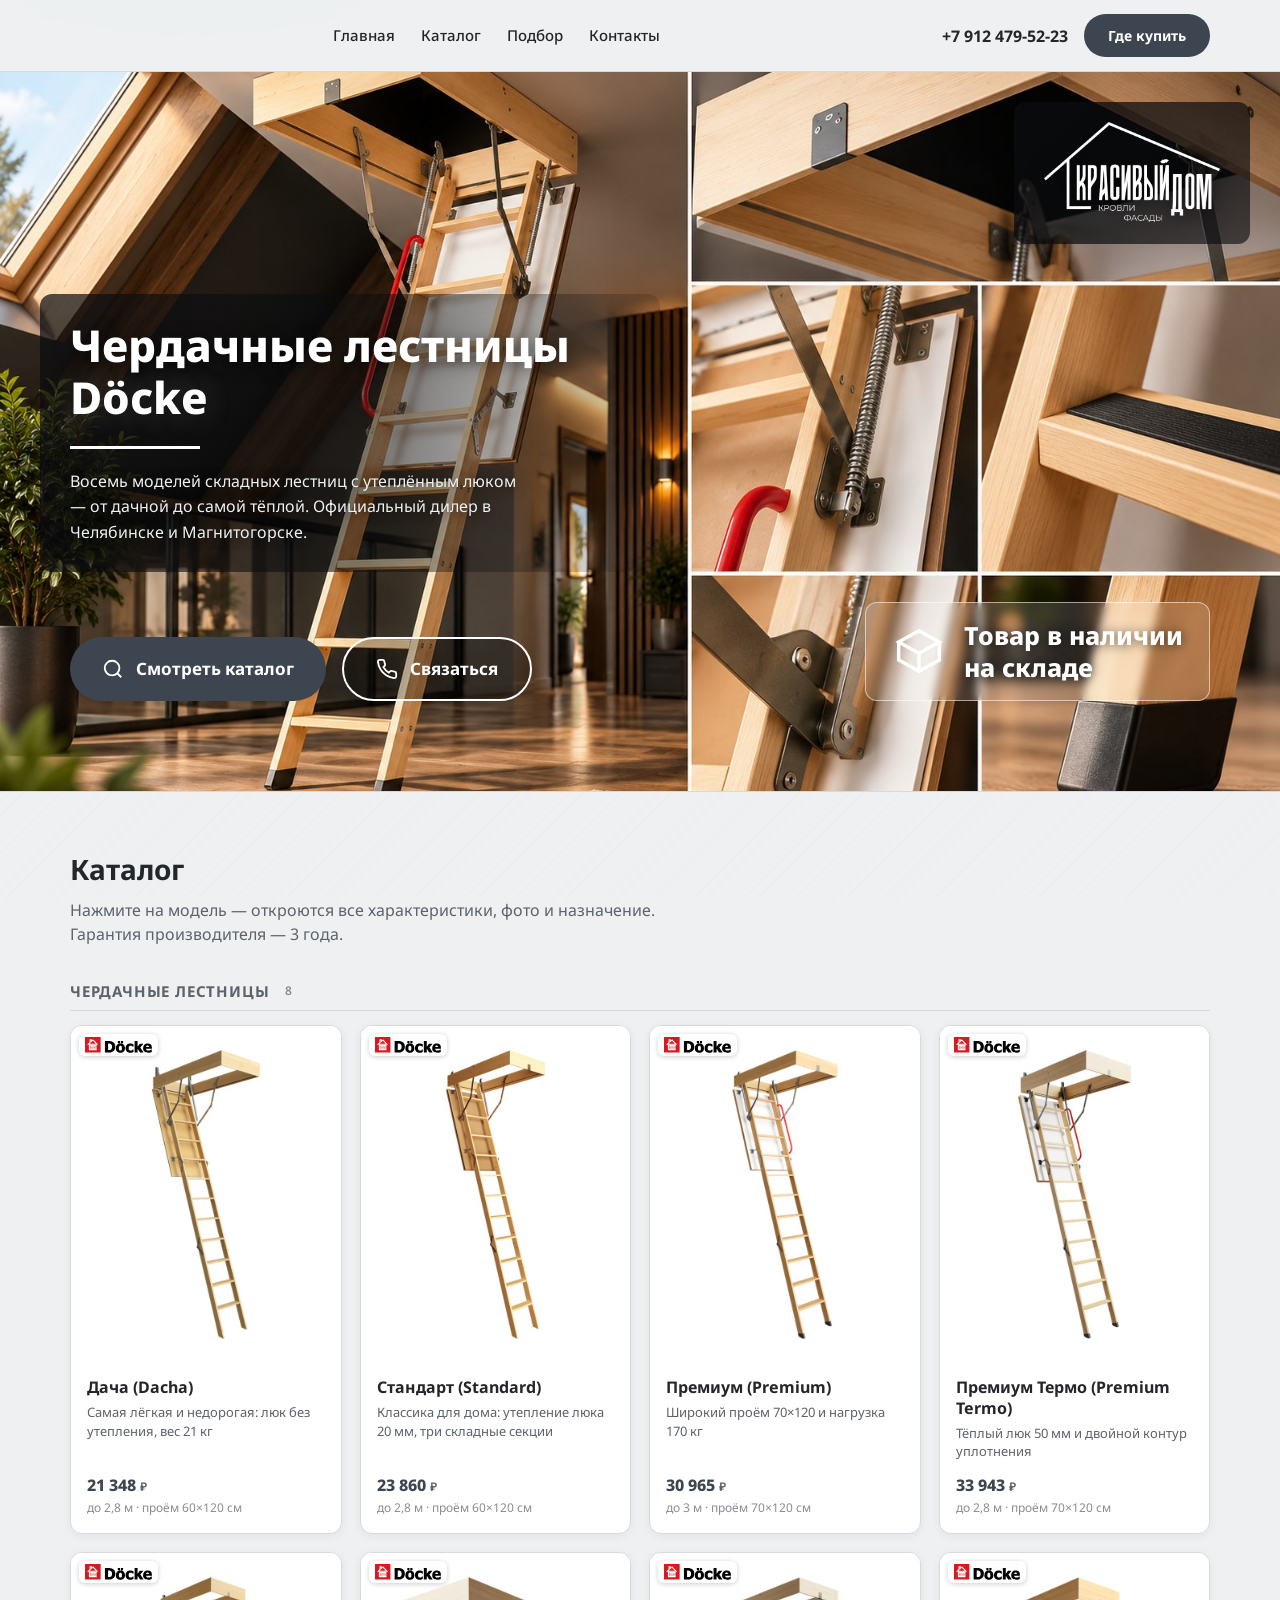
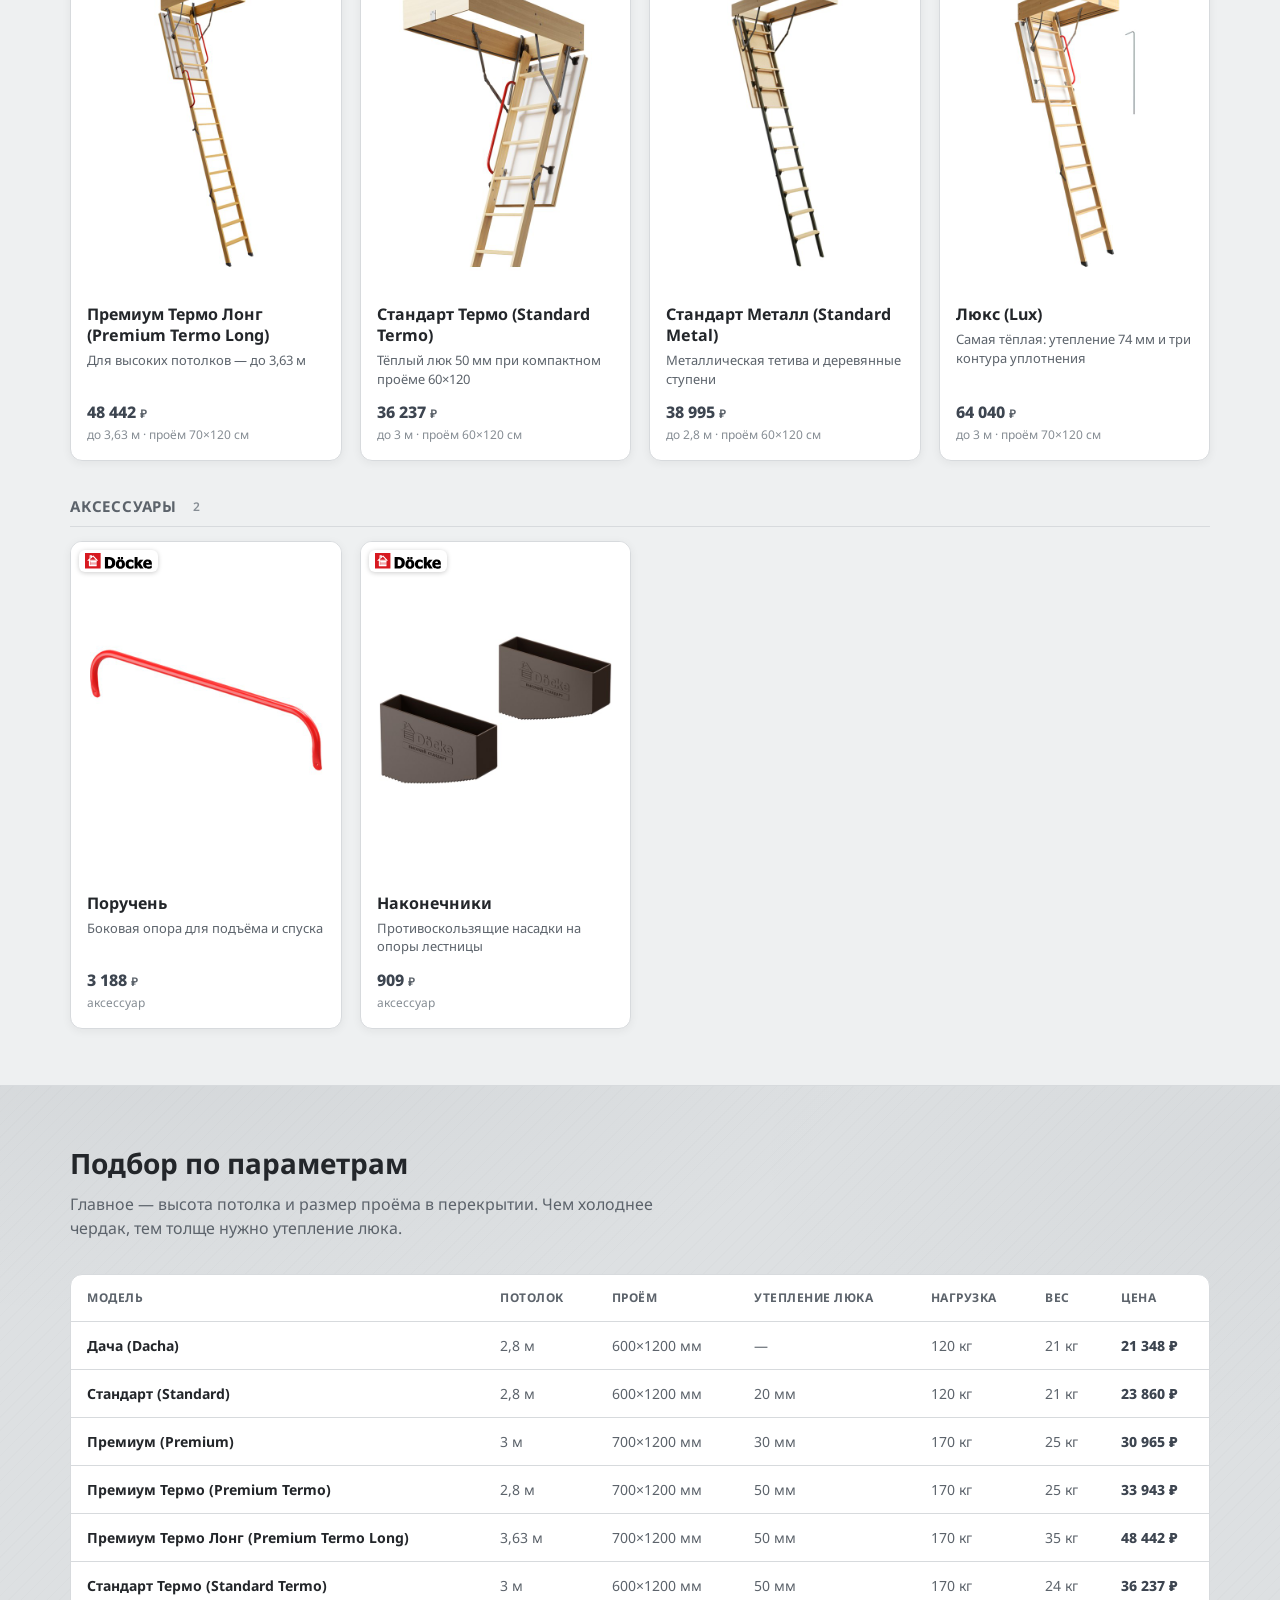
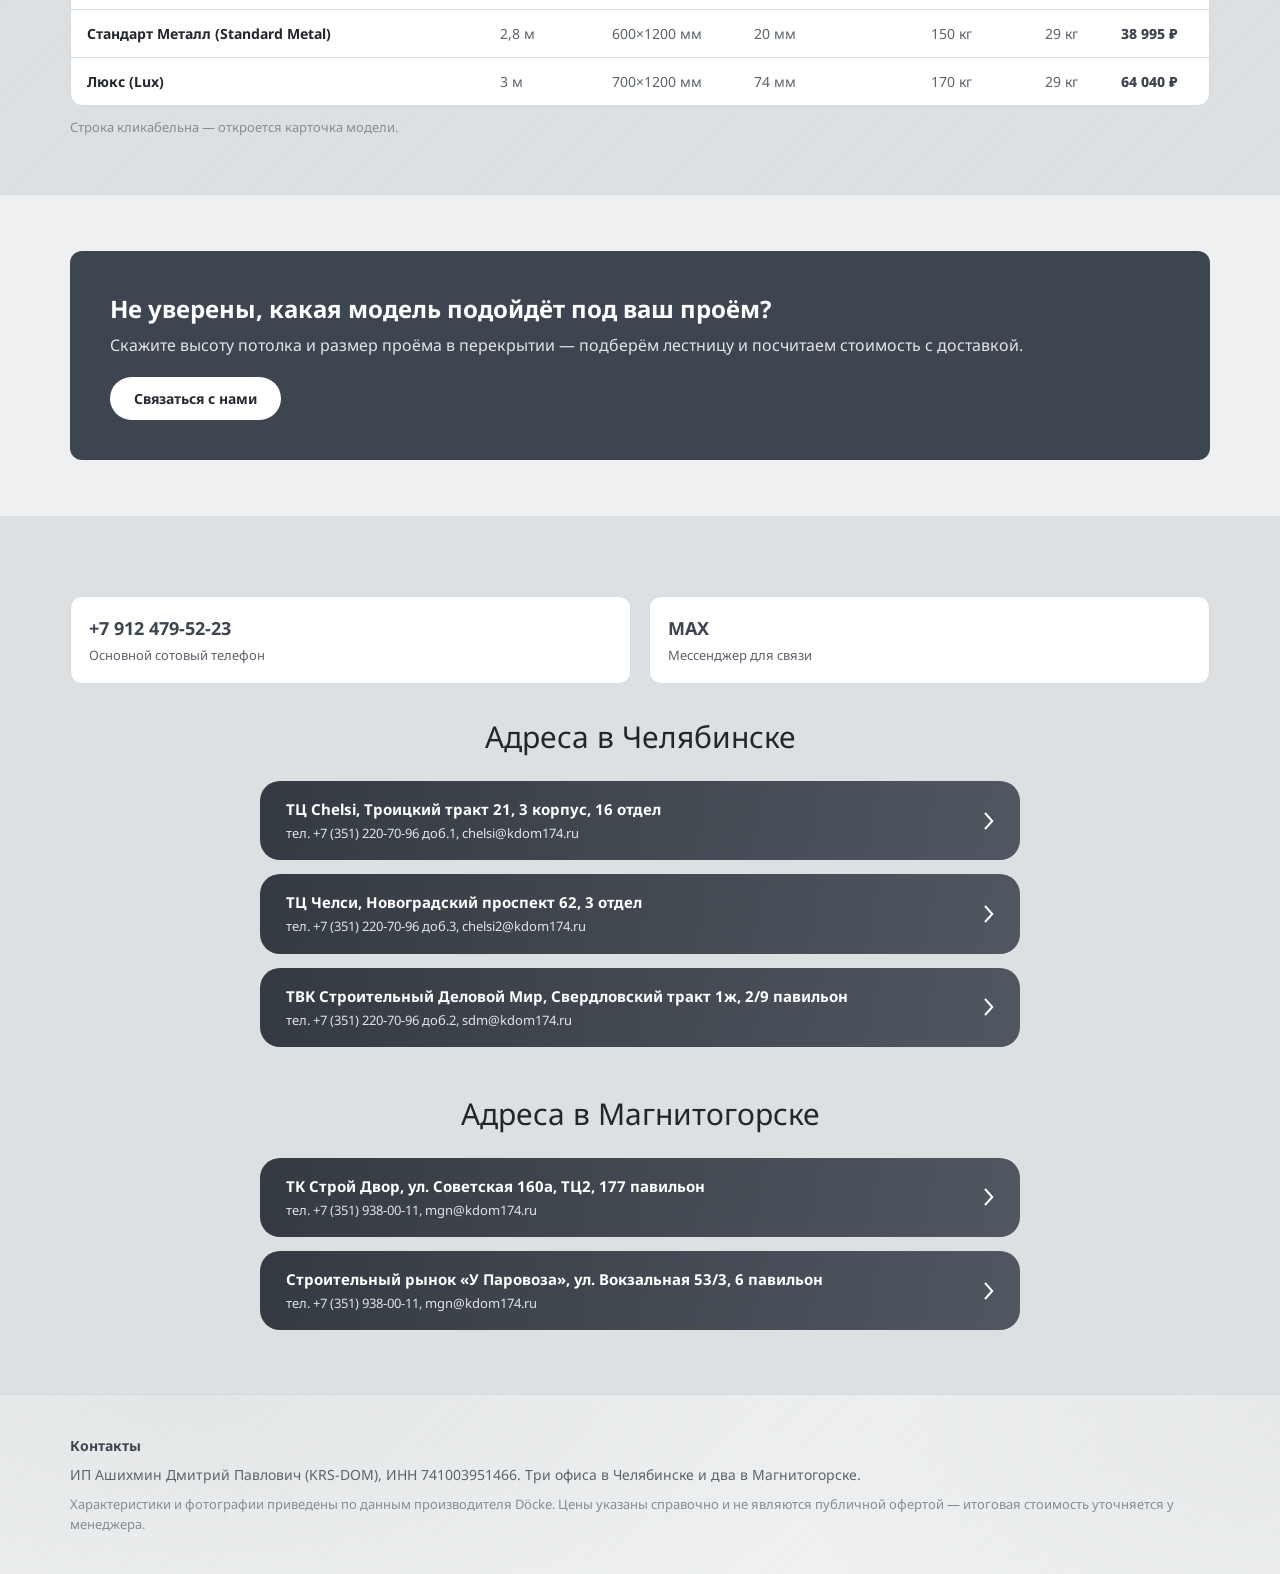
<file: index.html>
<!doctype html>
<html lang="ru">
<head>
<meta charset="UTF-8">
<meta name="viewport" content="width=device-width, initial-scale=1">
<title>Чердачные лестницы Döcke — купить в Челябинске и Магнитогорске | Красивый дом</title>
<meta name="description" content="Официальный дилер Döcke в Челябинске и Магнитогорске. Складные чердачные лестницы Дача, Стандарт, Стандарт Термо, Стандарт Металл, Премиум, Премиум Термо, Премиум Термо Лонг и Люкс: размеры проёма, утепление люка, нагрузка, цены. Поручни и наконечники.">
<link rel="preconnect" href="https://fonts.googleapis.com">
<link href="https://fonts.googleapis.com/css2?family=Noto+Sans:wght@400;500;700;800&subset=cyrillic&display=swap" rel="stylesheet">
<link rel="stylesheet" href="assets/style.css?v=4">
</head>
<body>

<header class="site-header">
  <div class="container header-inner">
    <nav class="main-nav">
      <a href="#top">Главная</a>
      <a href="#catalog">Каталог</a>
      <a href="#pick">Подбор</a>
      <a href="#contacts">Контакты</a>
    </nav>
    <div class="header-contacts">
      <span class="header-phone">+7 912 479-52-23</span>
      <a href="#contacts" class="btn">Где купить</a>
    </div>
  </div>
</header>

<section class="hero-v2 hero-compact" id="top">
  <img class="hero-v2-bg" src="assets/images/hero/hero-glavnaya.jpg" alt="Складная чердачная лестница Döcke в разложенном виде и детали конструкции: короб, фурнитура, ступень с противоскользящей накладкой, наконечник">
  <div class="hero-v2-logo">
    <img src="assets/images/logo-krasiviydom-white.png" alt="Красивый дом — Кровли, Фасады">
  </div>
  <div class="container hero-v2-inner">
    <div class="hero-v2-text">
      <h1>Чердачные лестницы <span class="accent">Döcke</span></h1>
      <div class="hero-v2-rule"></div>
      <p>Восемь моделей складных лестниц с утеплённым люком — от дачной до самой тёплой. Официальный дилер в Челябинске и Магнитогорске.</p>
    </div>

    <div class="hero-v2-bottom">
      <div class="hero-v2-actions">
        <a href="#catalog" class="btn">
          <svg width="22" height="22" viewBox="0 0 24 24" fill="none" stroke="currentColor" stroke-width="2"><circle cx="11" cy="11" r="8"/><path d="m21 21-4.35-4.35"/></svg>
          Смотреть каталог
        </a>
        <a href="#contacts" class="btn-outline">
          <svg width="22" height="22" viewBox="0 0 24 24" fill="none" stroke="currentColor" stroke-width="2"><path d="M22 16.92v3a2 2 0 0 1-2.18 2 19.79 19.79 0 0 1-8.63-3.07 19.5 19.5 0 0 1-6-6 19.79 19.79 0 0 1-3.07-8.67A2 2 0 0 1 4.11 2h3a2 2 0 0 1 2 1.72c.127.96.362 1.903.7 2.81a2 2 0 0 1-.45 2.11L8.09 9.91a16 16 0 0 0 6 6l1.27-1.27a2 2 0 0 1 2.11-.45c.907.338 1.85.573 2.81.7A2 2 0 0 1 22 16.92Z"/></svg>
          Связаться
        </a>
      </div>
      <div class="hero-v2-stock">
        <svg width="46" height="46" viewBox="0 0 24 24" fill="none" stroke="currentColor" stroke-width="1.5"><path d="M21 8 12 3 3 8l9 5 9-5Z"/><path d="M3 8v8l9 5 9-5V8"/><path d="M12 13v8"/></svg>
        <span>Товар в наличии<br>на складе</span>
      </div>
    </div>
  </div>
</section>

<section id="catalog">
  <div class="container">
    <h2 class="section-title">Каталог</h2>
    <p class="section-sub">Нажмите на модель — откроются все характеристики, фото и назначение. Гарантия производителя — 3 года.</p>
    <div id="catalog-grid"></div>
  </div>
</section>

<section class="alt" id="pick">
  <div class="container">
    <h2 class="section-title">Подбор по параметрам</h2>
    <p class="section-sub">Главное — высота потолка и размер проёма в перекрытии. Чем холоднее чердак, тем толще нужно утепление люка.</p>
    <div class="table-scroll" id="pick-table"></div>
    <p class="table-note">Строка кликабельна — откроется карточка модели.</p>
  </div>
</section>

<section>
  <div class="container">
    <div class="cta-band">
      <div>
        <h3>Не уверены, какая модель подойдёт под ваш проём?</h3>
        <p>Скажите высоту потолка и размер проёма в перекрытии — подберём лестницу и посчитаем стоимость с доставкой.</p>
      </div>
      <a href="#contacts" class="btn">Связаться с нами</a>
    </div>
  </div>
</section>

<section class="addr-section" id="contacts">
  <div class="container">
    <div class="spec-grid" style="grid-template-columns: repeat(auto-fit, minmax(240px,1fr)); margin-bottom:30px">
      <div class="spec-item">
        <div class="val" style="font-size:18px">+7 912 479-52-23</div>
        <div class="lbl">Основной сотовый телефон</div>
      </div>
      <div class="spec-item">
        <div class="val" style="font-size:18px">MAX</div>
        <div class="lbl">Мессенджер для связи</div>
      </div>
    </div>

    <h2 class="addr-heading">Адреса в Челябинске</h2>
    <div class="addr-list">
      <a class="addr-btn" href="https://yandex.ru/maps/-/CPV6jSyN" target="_blank" rel="noopener">
        <span class="addr-btn-text">
          <span class="addr-btn-title">ТЦ Chelsi, Троицкий тракт 21, 3 корпус, 16 отдел</span>
          <span class="addr-btn-descr">тел. +7 (351) 220-70-96 доб.1, chelsi@kdom174.ru</span>
        </span>
        <span class="addr-btn-arrow"><svg viewBox="0 0 10 18" fill="none" xmlns="http://www.w3.org/2000/svg"><path d="M1.00071 1L8.27344 9L1.00071 17" stroke="currentColor" stroke-width="2"/></svg></span>
      </a>
      <a class="addr-btn" href="https://yandex.ru/maps/-/CPV6jDYJ" target="_blank" rel="noopener">
        <span class="addr-btn-text">
          <span class="addr-btn-title">ТЦ Челси, Новоградский проспект 62, 3 отдел</span>
          <span class="addr-btn-descr">тел. +7 (351) 220-70-96 доб.3, chelsi2@kdom174.ru</span>
        </span>
        <span class="addr-btn-arrow"><svg viewBox="0 0 10 18" fill="none" xmlns="http://www.w3.org/2000/svg"><path d="M1.00071 1L8.27344 9L1.00071 17" stroke="currentColor" stroke-width="2"/></svg></span>
      </a>
      <a class="addr-btn" href="https://yandex.ru/maps/-/CPV6jP55" target="_blank" rel="noopener">
        <span class="addr-btn-text">
          <span class="addr-btn-title">ТВК Строительный Деловой Мир, Свердловский тракт 1ж, 2/9 павильон</span>
          <span class="addr-btn-descr">тел. +7 (351) 220-70-96 доб.2, sdm@kdom174.ru</span>
        </span>
        <span class="addr-btn-arrow"><svg viewBox="0 0 10 18" fill="none" xmlns="http://www.w3.org/2000/svg"><path d="M1.00071 1L8.27344 9L1.00071 17" stroke="currentColor" stroke-width="2"/></svg></span>
      </a>
    </div>
    <h2 class="addr-heading">Адреса в Магнитогорске</h2>
    <div class="addr-list">
      <a class="addr-btn" href="https://yandex.ru/maps/-/CPV6fX35" target="_blank" rel="noopener">
        <span class="addr-btn-text">
          <span class="addr-btn-title">ТК Строй Двор, ул. Советская 160а, ТЦ2, 177 павильон</span>
          <span class="addr-btn-descr">тел. +7 (351) 938-00-11, mgn@kdom174.ru</span>
        </span>
        <span class="addr-btn-arrow"><svg viewBox="0 0 10 18" fill="none" xmlns="http://www.w3.org/2000/svg"><path d="M1.00071 1L8.27344 9L1.00071 17" stroke="currentColor" stroke-width="2"/></svg></span>
      </a>
      <a class="addr-btn" href="https://yandex.ru/maps/-/CPV6f85S" target="_blank" rel="noopener">
        <span class="addr-btn-text">
          <span class="addr-btn-title">Строительный рынок «У Паровоза», ул. Вокзальная 53/3, 6 павильон</span>
          <span class="addr-btn-descr">тел. +7 (351) 938-00-11, mgn@kdom174.ru</span>
        </span>
        <span class="addr-btn-arrow"><svg viewBox="0 0 10 18" fill="none" xmlns="http://www.w3.org/2000/svg"><path d="M1.00071 1L8.27344 9L1.00071 17" stroke="currentColor" stroke-width="2"/></svg></span>
      </a>
    </div>
  </div>
</section>

<footer class="site-footer">
  <div class="container">
    <h4 style="margin:0 0 8px;color:var(--gold);font-size:14px">Контакты</h4>
    <p style="margin:0;color:var(--muted);font-size:14px">ИП Ашихмин Дмитрий Павлович (KRS-DOM), ИНН 741003951466. Три офиса в Челябинске и два в Магнитогорске.</p>
    <p style="margin:10px 0 0;color:var(--muted-2);font-size:13px">Характеристики и фотографии приведены по данным производителя Döcke. Цены указаны справочно и не являются публичной офертой — итоговая стоимость уточняется у менеджера.</p>
  </div>
</footer>

<script src="assets/data.js?v=2"></script>
<script src="assets/site.js?v=2"></script>
<script>
/* ==================================================================
   Ц Е Н Ы   —   м е н я ю т с я   з д е с ь

   Правьте только число в кавычках справа: было "21 348" — стало "22 000".
   Всё остальное в строке (название слева, двоеточие, запятая в конце)
   не трогайте.

   Пустые кавычки ""  — на плитке будет «Цена по запросу».
   Цена показывается как «<число> ₽».
   Сейчас проставлены цены из прайс-листа КД от 01.09.2026 (лист «ЧЛ»).
   После правки: «Сохранить и закрыть» -> «Опубликовать».
   ================================================================== */
var DK_PRICE_UNIT = '₽';

var DK_PRICES = {

  /* ---------- Чердачные лестницы ---------- */
  'Дача (Dacha)':                            '21 348',
  'Стандарт (Standard)':                     '23 860',
  'Премиум (Premium)':                       '30 965',
  'Премиум Термо (Premium Termo)':           '33 943',
  'Стандарт Термо (Standard Termo)':         '36 237',
  'Стандарт Металл (Standard Metal)':        '38 995',
  'Премиум Термо Лонг (Premium Termo Long)': '48 442',
  'Люкс (Lux)':                              '64 040',

  /* ---------- Аксессуары ---------- */
  'Поручень':                                '3 188',
  'Наконечники':                             '909'
};
/* ================ конец блока цен ================================= */

/* ---- ЗАПУСК ---- сборщик T123 оборачивает всё, что ниже, в загрузчик:
   в блоке Тильды теги <script src> не выполняются, и скрипты приходится
   подтягивать самим. Строки ниже правятся как обычно. */
if (typeof applyPrices === 'function') {
  applyPrices(DK_PRICES, DK_PRICE_UNIT, STAIRS);
}
renderCatalog('catalog-grid', STAIRS);
renderTable('pick-table', STAIRS);
initModelModal();
</script>
</body>
</html>
</file>
<file: assets/style.css>
:root {
  --gold: #3d4550;
  --gold-dark: #262b32;
  --gold-soft: #ffffff;
  --text: #23262a;
  --muted: #5c636b;
  --muted-2: #868d94;
  --bg: #eef0f1;
  --panel: #ffffff;
  --panel-alt: #dde0e2;
  --media-bg: #aeb2b7;
  --media-bg-light: #e7e9ea;
  --border: #d7dadd;
  --radius: 12px;
  --pill: 999px;
  --texture:
    radial-gradient(ellipse 1100px 480px at 15% -10%, rgba(61,69,80,0.06), transparent 65%),
    radial-gradient(ellipse 900px 500px at 100% 10%, rgba(61,69,80,0.04), transparent 60%),
    repeating-linear-gradient(135deg, rgba(0,0,0,0.012) 0px, rgba(0,0,0,0.012) 1px, transparent 1px, transparent 9px);
}

* { box-sizing: border-box; }

body {
  margin: 0;
  font-family: 'Noto Sans', Arial, sans-serif;
  color: var(--text);
  background-color: var(--bg);
  background-image: var(--texture);
  background-attachment: fixed;
  line-height: 1.5;
}

a { color: var(--gold); text-decoration: none; }
a:hover { text-decoration: underline; }

img { max-width: 100%; display: block; }

.container {
  max-width: 1180px;
  margin: 0 auto;
  padding: 0 20px;
}

/* Header */
header.site-header {
  border-bottom: 1px solid var(--border);
  position: sticky;
  top: 0;
  background: rgba(238,240,241,0.92);
  backdrop-filter: blur(6px);
  z-index: 50;
}

.header-inner {
  display: flex;
  align-items: center;
  justify-content: space-between;
  padding: 14px 0;
  gap: 20px;
}

.logo {
  display: flex;
  align-items: center;
  gap: 10px;
  font-weight: 700;
  font-size: 20px;
  color: var(--text);
  letter-spacing: .3px;
}
.logo img { height: 44px; width: auto; }

nav.main-nav {
  display: flex;
  gap: 26px;
  flex: 1;
  justify-content: center;
}
nav.main-nav a {
  color: var(--text);
  font-size: 15px;
  font-weight: 500;
}
nav.main-nav a.active,
nav.main-nav a:hover { color: var(--gold); text-decoration: none; }

.header-contacts {
  display: flex;
  align-items: center;
  gap: 16px;
}
.header-phone {
  font-weight: 700;
  font-size: 16px;
  color: var(--text);
  white-space: nowrap;
}
.btn {
  display: inline-block;
  background: var(--gold);
  color: #fff;
  padding: 11px 24px;
  border-radius: var(--pill);
  font-weight: 700;
  font-size: 14px;
  border: none;
  cursor: pointer;
  white-space: nowrap;
}
.btn:hover { background: var(--gold-dark); text-decoration: none; }
.btn-outline {
  display: inline-block;
  background: transparent;
  color: var(--gold);
  padding: 10px 23px;
  border-radius: var(--pill);
  font-weight: 700;
  font-size: 14px;
  border: 1.5px solid var(--gold);
}
.btn-outline:hover { background: var(--gold); color: #fff; text-decoration: none; }

/* Hero v2 — full-bleed photo hero, krs-dom style */
.hero-v2 {
  position: relative;
  min-height: 620px;
  overflow: hidden;
  border-bottom: 1px solid var(--border);
}
.hero-v2-bg {
  position: absolute;
  inset: 0;
  width: 100%;
  height: 100%;
  object-fit: cover;
  object-position: 60% 45%;
}
.hero-v2-logo {
  position: absolute;
  top: 30px;
  right: 30px;
  z-index: 3;
  display: block;
  padding: 20px 30px 22px;
}
/* тёмная подложка — как под заголовком, иначе белый логотип тонет в небе */
.hero-v2-logo::before {
  content: '';
  position: absolute;
  inset: 0;
  border-radius: var(--radius);
  background: linear-gradient(125deg, rgba(10,12,15,0.8) 0%, rgba(10,12,15,0.62) 100%);
  z-index: 0;
}
.hero-v2-logo img {
  position: relative;
  z-index: 1;
  height: 130px;
  width: auto;
  display: block;
  filter: drop-shadow(0 2px 10px rgba(0,0,0,0.7));
}
@media (max-width: 860px) {
  .hero-v2-logo { top: 14px; right: 14px; padding: 12px 17px 13px; }
  .hero-v2-logo img { height: 62px; }
}
.hero-v2-inner {
  position: relative;
  z-index: 2;
  min-height: 620px;
  padding: 44px 20px 34px;
  display: flex;
  flex-direction: column;
  justify-content: space-between;
}
.hero-v2-text {
  position: relative;
  max-width: 700px;
  margin-top: 200px;
  padding: 26px 30px;
  margin-left: -30px;
}
.hero-v2-text::before {
  content: '';
  position: absolute;
  inset: 0;
  background: linear-gradient(100deg, rgba(10,12,15,0.72) 0%, rgba(10,12,15,0.52) 55%, rgba(10,12,15,0.08) 100%);
  border-radius: var(--radius);
  z-index: 0;
}
.hero-v2-text h1,
.hero-v2-text p,
.hero-v2-rule {
  position: relative;
  z-index: 1;
}
.hero-v2-text h1 {
  font-size: 44px;
  font-weight: 800;
  line-height: 1.18;
  margin: 0;
  color: #fff;
  text-shadow: 0 2px 18px rgba(0,0,0,0.55);
}
.hero-v2-text h1 .accent {
  color: var(--gold-soft);
  text-shadow: 0 2px 22px rgba(0,0,0,0.75), 0 0 30px rgba(255,255,255,0.25);
}
.hero-v2-rule { width: 130px; height: 3px; background: var(--gold-soft); margin: 22px 0 20px; }
.hero-v2-text p {
  color: #eef0f1;
  font-size: 16px;
  line-height: 1.6;
  margin: 0;
  max-width: 460px;
  text-shadow: 0 1px 12px rgba(0,0,0,0.6);
}

.hero-v2-stock {
  align-self: flex-end;
  display: flex;
  align-items: center;
  gap: 18px;
  color: #fff;
  font-size: 25px;
  font-weight: 800;
  line-height: 1.3;
  text-shadow: 0 1px 12px rgba(0,0,0,0.6);
  background: rgba(255,255,255,0.14);
  border: 1.5px solid rgba(255,255,255,0.55);
  backdrop-filter: blur(4px);
  border-radius: var(--radius);
  padding: 16px 26px;
}
.hero-v2-stock svg { flex-shrink: 0; color: #fff; width: 54px; height: 54px; }

@media (max-width: 860px) {
  .hero-v2-stock { font-size: 17px; padding: 12px 18px; gap: 12px; }
  .hero-v2-stock svg { width: 38px; height: 38px; }
}

.hero-v2-bottom {
  display: flex;
  align-items: flex-end;
  justify-content: space-between;
  flex-wrap: wrap;
  gap: 20px;
  margin-top: 30px;
}
.hero-v2-actions { display: flex; gap: 16px; flex-wrap: wrap; }
.hero-v2-actions .btn,
.hero-v2-actions .btn-outline {
  display: inline-flex;
  align-items: center;
  gap: 12px;
  font-size: 17px;
  padding: 17px 32px;
}
.hero-v2-actions .btn-outline { background: rgba(0,0,0,0.28); border-color: #fff; color: #fff; border-width: 2px; }
.hero-v2-actions .btn-outline:hover { background: #fff; color: var(--text); }

@media (max-width: 860px) {
  .hero-v2-actions .btn,
  .hero-v2-actions .btn-outline { font-size: 15px; padding: 14px 24px; }
}

@media (max-width: 860px) {
  .hero-v2 { min-height: unset; }
  .hero-v2-inner { min-height: unset; padding: 32px 20px; gap: 26px; }
  .hero-v2-text { margin-top: 100px; margin-left: 0; padding: 16px 18px; }
  .hero-v2-text h1 { font-size: 30px; }
  .hero-v2-stock { align-self: flex-start; font-size: 16px; }
  .hero-v2-bottom { flex-direction: column; align-items: flex-start; }
}

/* Sections */
section { padding: 56px 0; }
section.alt {
  background-color: var(--panel-alt);
  background-image: var(--texture);
  border-top: 1px solid var(--border);
  border-bottom: 1px solid var(--border);
}

.section-title {
  font-size: 28px;
  margin: 0 0 8px;
  color: var(--text);
  position: relative;
  display: inline-block;
}
.section-sub {
  color: var(--muted);
  font-size: 16px;
  margin: 0 0 34px;
  max-width: 640px;
}

.docke-badge {
  position: absolute;
  top: 10px;
  left: 10px;
  height: 26px;
  width: auto;
  background: #fff;
  border-radius: 6px;
  padding: 3px 6px;
  box-shadow: 0 1px 5px rgba(0,0,0,0.2);
  z-index: 2;
}
.tag {
  display: inline-block;
  font-size: 12px;
  font-weight: 700;
  color: #fff;
  background: var(--gold);
  padding: 4px 12px;
  border-radius: var(--pill);
  margin-bottom: 12px;
  letter-spacing: .2px;
}

/* Advantages */
.advantages {
  display: grid;
  grid-template-columns: repeat(auto-fit, minmax(220px, 1fr));
  gap: 24px;
}
.advantage h4 { margin: 0 0 6px; font-size: 17px; color: var(--text); }
.advantage p { margin: 0; color: var(--muted); font-size: 14px; }
.advantage .num {
  color: var(--gold);
  font-size: 28px;
  font-weight: 800;
  margin-bottom: 8px;
}

/* Collection blocks (facade panels) */
.collection-block {
  background: var(--panel);
  border: 1px solid var(--border);
  border-radius: var(--radius);
  box-shadow: 0 4px 18px rgba(32,36,41,0.06);
  padding: 28px;
  margin-bottom: 26px;
}
.collection-block:last-child { margin-bottom: 0; }
.collection-block .section-sub { margin-bottom: 18px; }
.collection-block .spec-grid { margin: 14px 0 0; }
.collection-block .spec-item,
.collection-block .product-card { background: var(--panel-alt); }
.collection-block .product-grid { margin-bottom: 18px; }
.collection-subheading {
  font-size: 13px;
  font-weight: 700;
  text-transform: uppercase;
  letter-spacing: .3px;
  color: var(--muted);
  margin: 0 0 10px;
}
.collection-subheading-row {
  display: flex;
  align-items: center;
  justify-content: space-between;
  flex-wrap: wrap;
  gap: 6px 20px;
  margin-bottom: 10px;
}
.collection-subheading-row .collection-subheading { margin-bottom: 0; }
@media (max-width: 640px) {
  .collection-block { padding: 20px; }
}

.collection-head {
  display: grid;
  grid-template-columns: 340px 1fr;
  gap: 28px;
  align-items: start;
  margin-bottom: 24px;
}
.collection-hero-col {
  display: flex;
  flex-direction: column;
  align-items: flex-start;
  gap: 14px;
}
.collection-hero {
  position: relative;
  width: 100%;
  aspect-ratio: 4 / 3;
  border-radius: var(--radius);
  overflow: hidden;
  border: 1px solid var(--border);
  background: var(--media-bg);
  display: flex;
  align-items: center;
  justify-content: center;
}
.collection-hero img:not(.docke-badge) { width: 100%; height: 100%; object-fit: contain; display: block; }
@media (max-width: 860px) {
  .collection-head { grid-template-columns: 1fr; gap: 18px; }
}

.collection-tag {
  display: inline-flex;
  align-items: center;
  font-size: 12px;
  font-weight: 700;
  letter-spacing: .4px;
  text-transform: uppercase;
  color: var(--gold);
  background: var(--panel-alt);
  border: 1px solid var(--border);
  padding: 5px 14px;
  border-radius: var(--pill);
  margin-bottom: 14px;
}
.collection-title { display: block; margin-top: 0; }

.collection-title-row {
  display: flex;
  align-items: baseline;
  justify-content: space-between;
  flex-wrap: wrap;
  gap: 8px 20px;
}
.collection-title-row .collection-title { margin-bottom: 8px; }
.collection-price {
  font-size: 18px;
  color: var(--muted);
  white-space: nowrap;
}
.collection-price span {
  color: var(--gold);
  font-weight: 800;
  font-size: 26px;
}

.product-card { cursor: pointer; appearance: none; -webkit-appearance: none; font-family: inherit; }
.product-card.is-active { border-color: var(--gold); box-shadow: 0 0 0 1px var(--gold); }

.spec-grid {
  display: grid;
  grid-template-columns: repeat(auto-fit, minmax(180px, 1fr));
  gap: 18px;
  margin: 30px 0 40px;
}
.spec-item {
  border: 1px solid var(--border);
  border-radius: var(--radius);
  padding: 18px;
  background: var(--panel);
}
.spec-item .val { font-size: 22px; font-weight: 700; color: var(--gold); }
.spec-item .lbl { color: var(--muted); font-size: 13px; margin-top: 4px; }

.product-grid {
  display: flex;
  gap: 14px;
  overflow-x: auto;
  padding-bottom: 12px;
  scroll-snap-type: x proximity;
}
.product-grid::-webkit-scrollbar { height: 8px; }
.product-grid::-webkit-scrollbar-track { background: var(--panel-alt); border-radius: 4px; }
.product-grid::-webkit-scrollbar-thumb { background: var(--gold-soft); border-radius: 4px; }
.product-card {
  flex: 0 0 160px;
  scroll-snap-align: start;
  border: 1px solid var(--border);
  border-radius: var(--radius);
  padding: 10px;
  background: var(--panel);
  text-align: center;
  transition: border-color .15s;
}
.product-card:hover { border-color: var(--gold); }
.product-card .img-wrap {
  aspect-ratio: 344 / 386;
  display: flex;
  align-items: center;
  justify-content: center;
  margin-bottom: 8px;
  background: var(--media-bg);
  border-radius: 8px;
}
.product-card h4 { font-size: 12px; margin: 0 0 4px; font-weight: 600; color: var(--text); }
.product-card .articul { font-size: 10px; color: var(--muted-2); margin-bottom: 4px; }
.product-card .price { font-weight: 700; color: var(--gold); font-size: 13px; }
.product-card .price .old {
  color: var(--muted-2);
  text-decoration: line-through;
  font-weight: 400;
  font-size: 13px;
  margin-left: 6px;
}

table.compare {
  width: 100%;
  border-collapse: collapse;
  margin: 30px 0;
  font-size: 14px;
  background: var(--panel);
}
table.compare th, table.compare td {
  border: 1px solid var(--border);
  padding: 12px 14px;
  text-align: left;
  color: var(--text);
}
table.compare th { background: var(--panel-alt); color: var(--gold); }
table.compare td.center, table.compare th.center { text-align: center; }

/* CTA band */
.cta-band {
  background: var(--gold);
  color: #fff;
  border-radius: var(--radius);
  padding: 40px;
  display: flex;
  align-items: center;
  justify-content: space-between;
  flex-wrap: wrap;
  gap: 20px;
}
.cta-band h3 { margin: 0 0 6px; font-size: 24px; color: #fff; }
.cta-band p { margin: 0; opacity: .85; }
.cta-band .btn { background: #fff; color: var(--gold-dark); }
.cta-band .btn:hover { background: var(--panel-alt); }

/* Contacts */
.contacts-grid {
  display: grid;
  grid-template-columns: repeat(auto-fit, minmax(260px, 1fr));
  gap: 24px;
}
.contact-card {
  border: 1px solid var(--border);
  border-radius: var(--radius);
  padding: 24px;
  background: var(--panel);
}
.contact-card h3 { margin: 0 0 14px; font-size: 18px; color: var(--gold); }
.contact-card .row { margin-bottom: 8px; font-size: 15px; color: var(--text); }
.contact-card .row span.lbl { color: var(--muted); display: block; font-size: 12px; }

.breadcrumbs {
  font-size: 13px;
  color: var(--muted);
  margin: 20px 0;
}
.breadcrumbs a { color: var(--muted); }

/* Addresses block */
.addr-section {
  background: var(--panel-alt);
  padding: 50px 0 20px;
}
.addr-heading {
  color: var(--text);
  font-size: 30px;
  font-weight: 400;
  margin: 0 0 22px;
  text-align: center;
}
.addr-list {
  display: flex;
  flex-direction: column;
  gap: 14px;
  max-width: 760px;
  margin: 0 auto 44px;
}
.addr-btn {
  display: flex;
  align-items: center;
  justify-content: space-between;
  gap: 16px;
  background-image: linear-gradient(100deg, rgba(52,58,66,1) 0%, rgba(80,87,96,1) 100%);
  color: #fff;
  border-radius: 20px;
  padding: 18px 26px;
  text-decoration: none;
}
.addr-btn:hover { opacity: .88; text-decoration: none; }
.addr-btn-text { text-align: left; min-width: 0; }
.addr-btn-title { display: block; font-weight: 700; font-size: 15px; line-height: 1.4; }
.addr-btn-descr { display: block; font-size: 13px; opacity: .85; margin-top: 4px; line-height: 1.4; }
.addr-btn-arrow { flex-shrink: 0; color: #fff; }
.addr-btn-arrow svg { width: 10px; height: 18px; display: block; }

/* Footer */
footer.site-footer {
  border-top: 1px solid var(--border);
  padding: 40px 0;
  background-color: var(--bg);
  background-image: var(--texture);
  margin-top: 0;
}
.footer-inner {
  display: flex;
  justify-content: space-between;
  flex-wrap: wrap;
  gap: 24px;
}
.footer-col h4 { font-size: 14px; margin: 0 0 12px; color: var(--gold); }
.footer-col a { display: block; color: var(--muted); font-size: 14px; margin-bottom: 8px; }
.footer-col a:hover { color: var(--gold); }
.footer-bottom {
  margin-top: 30px;
  padding-top: 20px;
  border-top: 1px solid var(--border);
  font-size: 13px;
  color: var(--muted-2);
  display: flex;
  justify-content: space-between;
  flex-wrap: wrap;
  gap: 10px;
}

@media (max-width: 860px) {
  nav.main-nav { display: none; }
  .hero-text h1 { font-size: 28px; }
}

/* ============================================================
   Fort Steel — дополнения к базовой теме
   ============================================================ */

/* Изображения товаров — фото на белом фоне, а не PNG с прозрачностью */
.collection-hero,
.product-card .img-wrap { background: #fff; }
.product-card .img-wrap { aspect-ratio: 4 / 3; overflow: hidden; position: relative; display: block; }
.product-card .img-wrap img {
  position: absolute; top: 0; left: 0;
  width: 100%; height: 100%; object-fit: cover; border-radius: 6px;
}


/* ---------- Компактная сетка моделей: 4 плитки в ряд ---------- */
.model-grid {
  display: grid;
  grid-template-columns: repeat(4, minmax(0, 1fr));
  gap: 18px;
}
@media (max-width: 1080px) { .model-grid { grid-template-columns: repeat(3, minmax(0, 1fr)); } }
@media (max-width: 820px)  { .model-grid { grid-template-columns: repeat(2, minmax(0, 1fr)); gap: 14px; } }
@media (max-width: 420px)  { .model-grid { gap: 10px; } }

.model-tile {
  display: flex;
  flex-direction: column;
  border: 1px solid var(--border);
  border-radius: var(--radius);
  overflow: hidden;
  background: var(--panel);
  box-shadow: 0 2px 10px rgba(32,36,41,0.06);
  color: var(--text);
  cursor: pointer;
  transition: box-shadow .15s, transform .15s, border-color .15s;
}
.model-tile:hover {
  box-shadow: 0 10px 30px rgba(32,36,41,0.16);
  border-color: var(--gold);
  transform: translateY(-2px);
  text-decoration: none;
}
.model-tile-media {
  position: relative;
  display: block;
  aspect-ratio: 1 / 1;
  background: #fff;
  overflow: hidden;
}
.model-tile-media img {
  position: absolute;
  top: 0;
  left: 0;
  width: 100%;
  height: 100%;
  object-fit: cover;
}
.model-tile-hint {
  position: absolute;
  left: 0;
  right: 0;
  bottom: 0;
  padding: 26px 12px 9px;
  font-size: 12px;
  font-weight: 800;
  letter-spacing: .4px;
  text-transform: uppercase;
  color: #fff;
  background: linear-gradient(to top, rgba(14,16,19,0.8), rgba(14,16,19,0));
  opacity: 0;
  transition: opacity .15s;
}
.model-tile:hover .model-tile-hint { opacity: 1; }
.model-tile-body {
  display: flex;
  flex-direction: column;
  flex: 1;
  padding: 14px 16px 16px;
}
.model-tile-name {
  display: block;
  font-size: 16px;
  font-weight: 700;
  line-height: 1.3;
  margin-bottom: 5px;
  color: var(--text);
}
.model-tile-short {
  display: -webkit-box;
  -webkit-line-clamp: 2;
  -webkit-box-orient: vertical;
  overflow: hidden;
  font-size: 13px;
  line-height: 1.45;
  color: var(--muted);
}
.model-tile-meta {
  display: flex;
  align-items: baseline;
  justify-content: space-between;
  gap: 8px;
  margin-top: auto;
  padding-top: 12px;
}
.model-tile-meta .price { color: var(--gold); font-weight: 800; font-size: 16px; white-space: nowrap; }
.model-tile-meta .price small { font-weight: 600; font-size: 12px; color: var(--muted); }
.model-tile-meta .width { color: var(--muted-2); font-size: 12px; white-space: nowrap; }

@media (max-width: 820px) {
  .model-tile-body { padding: 12px 13px 14px; }
  .model-tile-name { font-size: 15px; }
  .model-tile-meta .price { font-size: 15px; }
}
@media (max-width: 420px) {
  .model-tile-body { padding: 10px 11px 12px; }
  .model-tile-name { font-size: 14px; }
  .model-tile-short { -webkit-line-clamp: 3; font-size: 12px; }
  .model-tile-meta { padding-top: 9px; flex-wrap: wrap; gap: 2px 8px; }
  .model-tile-meta .price { font-size: 14px; }
}

/* ---------- Всплывающее окно модели ---------- */
.model-modal {
  position: fixed;
  top: 0;
  left: 0;
  right: 0;
  bottom: 0;
  z-index: 200;
  display: none;
  overflow-y: auto;
  -webkit-overflow-scrolling: touch;
}
.model-modal.is-open { display: block; }
.model-modal-backdrop {
  position: fixed;
  top: 0;
  left: 0;
  right: 0;
  bottom: 0;
  background: rgba(18,20,24,0.62);
}
.model-modal-dialog {
  position: relative;
  width: calc(100% - 40px);
  max-width: 980px;
  margin: 40px auto;
  background: var(--panel);
  border: 1px solid var(--border);
  border-radius: var(--radius);
  box-shadow: 0 30px 90px rgba(0,0,0,0.4);
  padding: 28px;
}
.model-modal .collection-head { margin-bottom: 0; }
.model-modal .collection-title-row { padding-right: 44px; }
.model-modal-close {
  position: absolute;
  top: 14px;
  right: 14px;
  z-index: 2;
  width: 38px;
  height: 38px;
  padding: 0;
  border: 1px solid var(--border);
  border-radius: 50%;
  background: var(--panel);
  color: var(--text);
  font-size: 24px;
  line-height: 1;
  font-family: inherit;
  cursor: pointer;
  display: flex;
  align-items: center;
  justify-content: center;
}
.model-modal-close:hover { background: var(--gold); border-color: var(--gold); color: #fff; }

.model-thumbs {
  display: grid;
  grid-template-columns: repeat(5, 1fr);
  gap: 8px;
  width: 100%;
}
.model-thumb {
  position: relative;
  aspect-ratio: 4 / 3;
  padding: 0;
  overflow: hidden;
  border: 1px solid var(--border);
  border-radius: 8px;
  background: #fff;
  cursor: pointer;
  appearance: none;
  -webkit-appearance: none;
  transition: border-color .15s;
}
.model-thumb img { width: 100%; height: 100%; object-fit: cover; }
.model-thumb:hover { border-color: var(--gold); }
.model-thumb.is-active { border-color: var(--gold); box-shadow: 0 0 0 1px var(--gold); }

@media (max-width: 640px) {
  .model-modal-dialog { width: calc(100% - 20px); margin: 12px auto; padding: 18px; }
  .model-modal .collection-title-row { padding-right: 40px; }
  .model-thumbs { grid-template-columns: repeat(4, 1fr); }
}

/* Бейдж бренда поверх карточки */
.fs-badge {
  position: absolute;
  top: 10px;
  left: 10px;
  z-index: 2;
  background: var(--gold);
  color: #fff;
  font-size: 10px;
  font-weight: 800;
  letter-spacing: .8px;
  text-transform: uppercase;
  padding: 4px 9px;
  border-radius: 6px;
  box-shadow: 0 1px 5px rgba(0,0,0,0.2);
}

/* Таблица характеристик внутри блока модели */
.model-props {
  display: grid;
  grid-template-columns: repeat(auto-fit, minmax(240px, 1fr));
  gap: 0 28px;
  margin: 16px 0 0;
  border-top: 1px solid var(--border);
}
.model-props div {
  display: flex;
  justify-content: space-between;
  gap: 12px;
  padding: 9px 0;
  border-bottom: 1px solid var(--border);
  font-size: 14px;
}
.model-props div .k { color: var(--muted); white-space: nowrap; }
.model-props div .v { color: var(--text); font-weight: 600; text-align: right; }

.model-note {
  margin: 16px 0 0;
  font-size: 13px;
  line-height: 1.6;
  color: var(--muted);
  background: var(--panel-alt);
  border-left: 3px solid var(--gold);
  border-radius: 0 8px 8px 0;
  padding: 12px 16px;
}

/* Покрытия — плитки цветов */
.swatch-grid {
  display: grid;
  grid-template-columns: repeat(auto-fill, minmax(170px, 1fr));
  gap: 14px;
}
.swatch {
  border: 1px solid var(--border);
  border-radius: var(--radius);
  overflow: hidden;
  background: var(--panel);
  cursor: pointer;
  appearance: none;
  -webkit-appearance: none;
  padding: 0;
  font-family: inherit;
  text-align: left;
  transition: border-color .15s, box-shadow .15s, transform .15s;
}
.swatch:hover { border-color: var(--gold); transform: translateY(-2px); }
.swatch.is-active { border-color: var(--gold); box-shadow: 0 0 0 1px var(--gold); }
.swatch img { width: 100%; aspect-ratio: 16 / 9; object-fit: cover; display: block; }
.swatch span {
  display: block;
  padding: 9px 12px 11px;
  font-size: 12px;
  font-weight: 700;
  color: var(--text);
  letter-spacing: .2px;
}

.coating-preview {
  width: 100%;
  aspect-ratio: 16 / 9;
  border-radius: var(--radius);
  overflow: hidden;
  border: 1px solid var(--border);
  background: var(--media-bg);
}
.coating-preview img { width: 100%; height: 100%; object-fit: cover; }
.coating-current {
  font-size: 15px;
  font-weight: 800;
  letter-spacing: .4px;
  color: var(--gold);
  text-transform: uppercase;
}

/* Быстрая навигация по каталогу */
.quick-nav {
  display: flex;
  flex-wrap: wrap;
  gap: 10px;
  margin: 0 0 34px;
}
.quick-nav a {
  border: 1px solid var(--border);
  background: var(--panel);
  border-radius: var(--pill);
  padding: 8px 16px;
  font-size: 14px;
  font-weight: 600;
  color: var(--text);
}
.quick-nav a:hover { border-color: var(--gold); color: var(--gold); text-decoration: none; }

.count-badge {
  display: inline-block;
  margin-left: 6px;
  font-size: 12px;
  color: var(--muted-2);
  font-weight: 600;
}

/* Якоря не должны заезжать под липкую шапку */
section[id], .collection-block[id] { scroll-margin-top: 80px; }

@media (max-width: 640px) {
  .swatch-grid { grid-template-columns: repeat(auto-fill, minmax(140px, 1fr)); }
  .model-props div { font-size: 13px; }
}

/* .header-inner переопределял padding контейнера — возвращаем боковые отступы */
.header-inner { padding-left: 20px; padding-right: 20px; }
@media (max-width: 400px) {
  .header-phone { font-size: 15px; }
  .header-contacts { gap: 10px; }
}

/* ================= Плёнки и вентиляция Döcke =================
   Товары сняты на белом фоне и по пропорциям разные (рулон плёнки
   широкий, аэратор почти квадратный), поэтому в плитке contain
   с полями, а не cover — иначе у половины позиций режутся края. */
.model-tile-media { aspect-ratio: 4 / 3; }
.model-tile-media img:not(.docke-badge) {
  object-fit: contain;
  padding: 12px;
}
.collection-hero img:not(.docke-badge) { padding: 14px; }

/* Бейдж Döcke внутри плитки: правило .model-tile-media img его бы
   растянуло на всю площадь, поэтому позицию задаём заново. */
.model-tile-media .docke-badge {
  position: absolute;
  width: auto;
  height: 22px;
  top: 8px;
  left: 8px;
  padding: 3px 6px;
}

/* ---------- подзаголовок группы внутри раздела ---------- */
.group-heading {
  display: flex;
  align-items: center;
  gap: 10px;
  font-size: 15px;
  font-weight: 700;
  text-transform: uppercase;
  letter-spacing: .8px;
  color: var(--muted);
  margin: 34px 0 14px;
  padding-bottom: 8px;
  border-bottom: 1px solid var(--border);
}
.group-heading:first-child { margin-top: 0; }

/* ---------- цветные точки в плитке ---------- */
.model-tile-body .chips { display: flex; gap: 5px; margin-top: 10px; }
.model-tile-body .chip {
  width: 13px;
  height: 13px;
  border-radius: 50%;
  border: 1px solid rgba(0,0,0,0.22);
  display: block;
}
.model-tile-meta .price-ask { font-size: 13px; font-weight: 700; color: var(--muted); }

/* ---------- выбор цвета в окне ---------- */
.color-row {
  display: flex;
  align-items: baseline;
  gap: 6px;
  margin-top: 14px;
  font-size: 13px;
}
.color-row-label { color: var(--muted); }
.color-row-name { font-weight: 700; color: var(--text); }
.color-swatches {
  display: flex;
  flex-wrap: wrap;
  gap: 8px;
  margin: 8px 0 16px;
}
.color-swatch {
  width: 34px;
  height: 34px;
  border-radius: 50%;
  border: 2px solid var(--border);
  cursor: pointer;
  padding: 0;
  appearance: none;
  -webkit-appearance: none;
  transition: transform .12s, border-color .12s, box-shadow .12s;
}
.color-swatch:hover { transform: scale(1.08); border-color: var(--gold); }
.color-swatch.is-active {
  border-color: var(--gold);
  box-shadow: 0 0 0 2px var(--panel), 0 0 0 4px var(--gold);
}

@media (max-width: 420px) {
  .group-heading { font-size: 13px; margin: 26px 0 12px; }
  .model-tile-media img:not(.docke-badge) { padding: 8px; }
  .color-swatch { width: 30px; height: 30px; }
}

/* Подписи характеристик у Döcke длинные («Ударопрочность при −20 °C»),
   а базовое правило запрещало им переноситься — значение выдавливало
   за край колонки. Переносим подпись, значение держим одной строкой. */
.model-props div .k { white-space: normal; line-height: 1.35; }
.model-props div .v { white-space: nowrap; }
/* Две колонки характеристик стояли вплотную — длинное значение слева
   упиралось в подпись справа. */
.model-props { gap: 0 44px; }

/* На телефоне колонка узкая, а названия вроде «Супердиффузионная мембрана
   AT 200 EL» одним словом не помещаются и вылезают за карточку. */
.model-tile-name, .collection-title { overflow-wrap: anywhere; }

/* ================= Чердачные лестницы Döcke =================
   Товары сняты вертикально (лестница во всю высоту), поэтому
   плитка выше, чем в остальных каталогах, а картинка вписывается
   в 4:5 без обрезки. */
.model-tile-media { aspect-ratio: 4 / 5; }
.model-tile-media img:not(.docke-badge) { padding: 6px; }

/* Экран короче, чем в каталогах: сайт минималистичный, каталог должен
   начинаться сразу после первого экрана. */
.hero-compact { min-height: 500px; }
.hero-compact .hero-v2-inner { min-height: 500px; padding-top: 36px; }
.hero-compact .hero-v2-text { margin-top: 130px; max-width: 620px; }
.hero-compact .hero-v2-logo img { height: 100px; }

/* Подпись под плиткой длиннее, чем в других каталогах (потолок + проём),
   поэтому переносим её на отдельную строку — иначе строка обрезается. */
.model-tile-meta { flex-wrap: wrap; gap: 2px 10px; }
.model-tile-meta .width { white-space: normal; width: 100%; }

/* ---------- таблица подбора ---------- */
.table-scroll {
  overflow-x: auto;
  -webkit-overflow-scrolling: touch;
  border: 1px solid var(--border);
  border-radius: var(--radius);
  background: var(--panel);
}
.pick-table {
  width: 100%;
  border-collapse: collapse;
  font-size: 14px;
  min-width: 720px;
}
.pick-table th {
  text-align: left;
  font-size: 12px;
  font-weight: 700;
  text-transform: uppercase;
  letter-spacing: .5px;
  color: var(--muted);
  padding: 14px 16px;
  border-bottom: 1px solid var(--border);
  white-space: nowrap;
}
.pick-table td {
  padding: 13px 16px;
  border-bottom: 1px solid var(--border);
  color: var(--muted);
  white-space: nowrap;
}
.pick-table tbody tr:last-child td { border-bottom: none; }
.pick-table tbody tr { cursor: pointer; }
.pick-table tbody tr:hover td { background: var(--panel-alt); }
.pick-table .pick-name { color: var(--text); font-weight: 700; }
.pick-table .pick-price { color: var(--gold); font-weight: 800; }
.table-note { margin: 12px 0 0; font-size: 13px; color: var(--muted-2); }

/* Узкие экраны — после широких, иначе при равной специфичности
   побеждает правило выше. */
@media (max-width: 860px) {
  .hero-compact { min-height: unset; }
  .hero-compact .hero-v2-inner { min-height: unset; }
  .hero-compact .hero-v2-text { margin-top: 90px; }
}
@media (max-width: 640px) {
  .pick-table { font-size: 13px; min-width: 640px; }
  .pick-table th, .pick-table td { padding: 11px 12px; }
}

/* Тильда сбрасывает жирность у h1..h4 (font-weight:400), и заголовки блока
   становятся тонкими. Проставляем вес явно — на своём хостинге ничего
   не меняется, а в блоке T123 заголовки остаются как задумано. */
.section-title, .cta-band h3, .model-tile-name { font-weight: 700; }
.hero-v2-text h1 { font-weight: 800; }

/* Шапка — коллаж: слева общий вид, справа узлы. Кадрирование задаём здесь,
   а не инлайном в теге <img> — инлайн перебил бы медиазапрос ниже.
   На узком экране cover показал бы стык панелей, поэтому уходим влево,
   на общий вид. */
.hero-compact .hero-v2-bg { object-position: 50% 45%; }
@media (max-width: 860px) {
  .hero-compact .hero-v2-bg { object-position: 16% 45%; }
}
</file>
